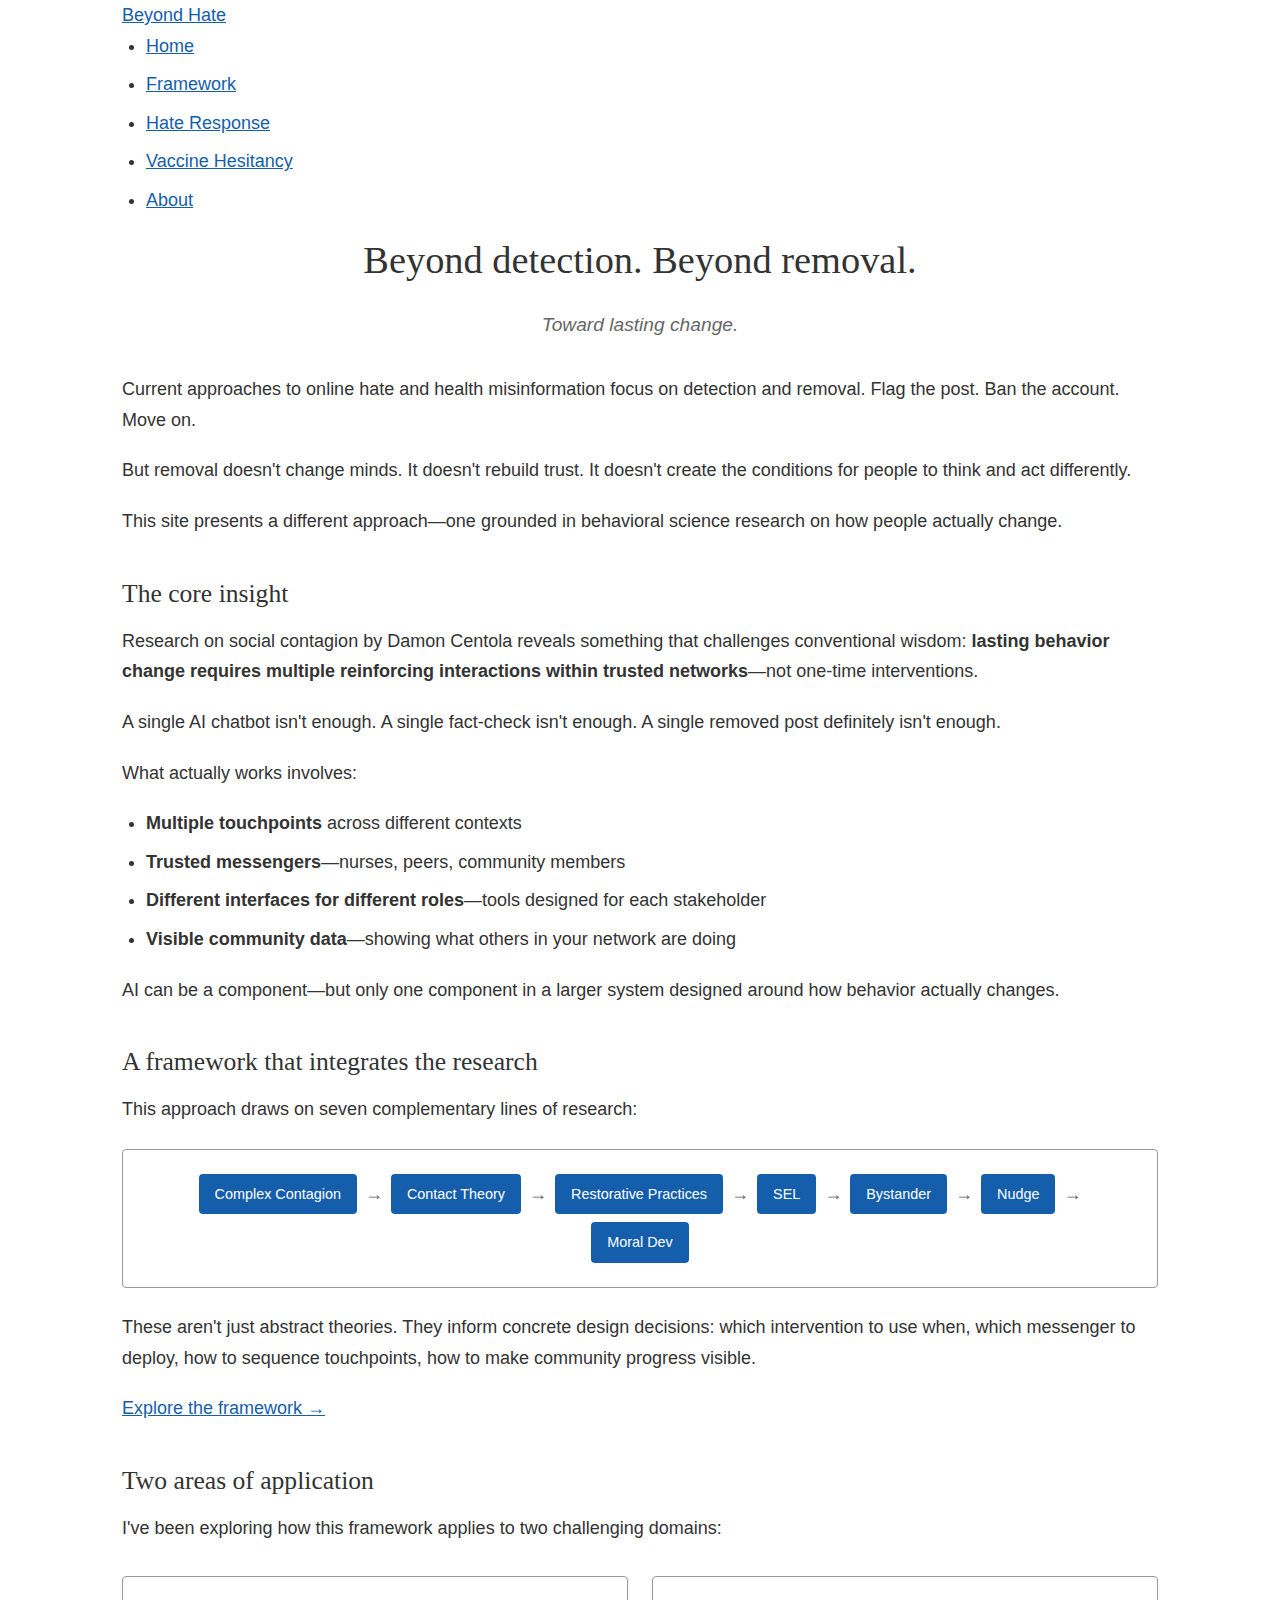
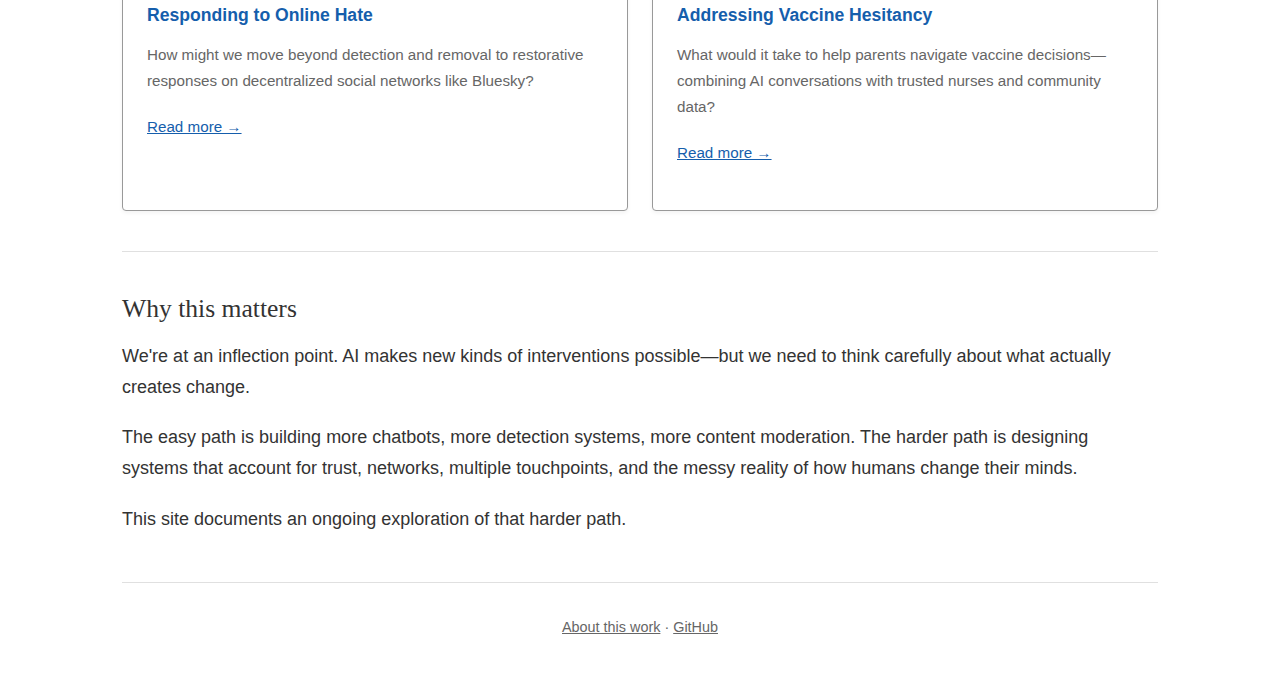
<file: index.html>
<!DOCTYPE html>
<html lang="en">
<head>
  <meta charset="UTF-8">
  <meta name="viewport" content="width=device-width, initial-scale=1.0">
  <title>Beyond Hate - Rethinking Behavior Change Online</title>
  <meta name="description" content="A behavioral science approach to addressing online hate and health misinformation. Beyond detection. Beyond removal. Toward lasting change.">
  <link rel="stylesheet" href="styles.css">
</head>
<body>
  <nav>
    <div class="container">
      <a href="/" class="site-name">Beyond Hate</a>
      <ul>
        <li><a href="/">Home</a></li>
        <li><a href="/framework/">Framework</a></li>
        <li><a href="/applications/hate-response.html">Hate Response</a></li>
        <li><a href="/applications/vaccine-hesitancy.html">Vaccine Hesitancy</a></li>
        <li><a href="/about.html">About</a></li>
      </ul>
    </div>
  </nav>

  <div class="container">
    <h1>Beyond detection. Beyond removal.</h1>
    <p class="subtitle">Toward lasting change.</p>

    <p>Current approaches to online hate and health misinformation focus on detection and removal. Flag the post. Ban the account. Move on.</p>

    <p>But removal doesn't change minds. It doesn't rebuild trust. It doesn't create the conditions for people to think and act differently.</p>

    <p>This site presents a different approach&mdash;one grounded in behavioral science research on how people actually change.</p>

    <h2>The core insight</h2>

    <p>Research on social contagion by Damon Centola reveals something that challenges conventional wisdom: <strong>lasting behavior change requires multiple reinforcing interactions within trusted networks</strong>&mdash;not one-time interventions.</p>

    <p>A single AI chatbot isn't enough. A single fact-check isn't enough. A single removed post definitely isn't enough.</p>

    <p>What actually works involves:</p>
    <ul>
      <li><strong>Multiple touchpoints</strong> across different contexts</li>
      <li><strong>Trusted messengers</strong>&mdash;nurses, peers, community members</li>
      <li><strong>Different interfaces for different roles</strong>&mdash;tools designed for each stakeholder</li>
      <li><strong>Visible community data</strong>&mdash;showing what others in your network are doing</li>
    </ul>

    <p>AI can be a component&mdash;but only one component in a larger system designed around how behavior actually changes.</p>

    <h2>A framework that integrates the research</h2>

    <p>This approach draws on seven complementary lines of research:</p>

    <div class="flow">
      <span class="flow-step">Complex Contagion</span>
      <span class="flow-arrow">&rarr;</span>
      <span class="flow-step">Contact Theory</span>
      <span class="flow-arrow">&rarr;</span>
      <span class="flow-step">Restorative Practices</span>
      <span class="flow-arrow">&rarr;</span>
      <span class="flow-step">SEL</span>
      <span class="flow-arrow">&rarr;</span>
      <span class="flow-step">Bystander</span>
      <span class="flow-arrow">&rarr;</span>
      <span class="flow-step">Nudge</span>
      <span class="flow-arrow">&rarr;</span>
      <span class="flow-step">Moral Dev</span>
    </div>

    <p>These aren't just abstract theories. They inform concrete design decisions: which intervention to use when, which messenger to deploy, how to sequence touchpoints, how to make community progress visible.</p>

    <p><a href="/framework/">Explore the framework &rarr;</a></p>

    <h2>Two areas of application</h2>

    <p>I've been exploring how this framework applies to two challenging domains:</p>

    <div class="cards">
      <div class="card">
        <h3>Responding to Online Hate</h3>
        <p>How might we move beyond detection and removal to restorative responses on decentralized social networks like Bluesky?</p>
        <p><a href="/applications/hate-response.html">Read more &rarr;</a></p>
      </div>
      <div class="card">
        <h3>Addressing Vaccine Hesitancy</h3>
        <p>What would it take to help parents navigate vaccine decisions&mdash;combining AI conversations with trusted nurses and community data?</p>
        <p><a href="/applications/vaccine-hesitancy.html">Read more &rarr;</a></p>
      </div>
    </div>

    <hr>

    <h2>Why this matters</h2>

    <p>We're at an inflection point. AI makes new kinds of interventions possible&mdash;but we need to think carefully about what actually creates change.</p>

    <p>The easy path is building more chatbots, more detection systems, more content moderation. The harder path is designing systems that account for trust, networks, multiple touchpoints, and the messy reality of how humans change their minds.</p>

    <p>This site documents an ongoing exploration of that harder path.</p>

    <footer>
      <p><a href="/about.html">About this work</a> &middot; <a href="https://github.com/mknapp-sdoh/beyondhate-site">GitHub</a></p>
    </footer>
  </div>
</body>
</html>
</file>
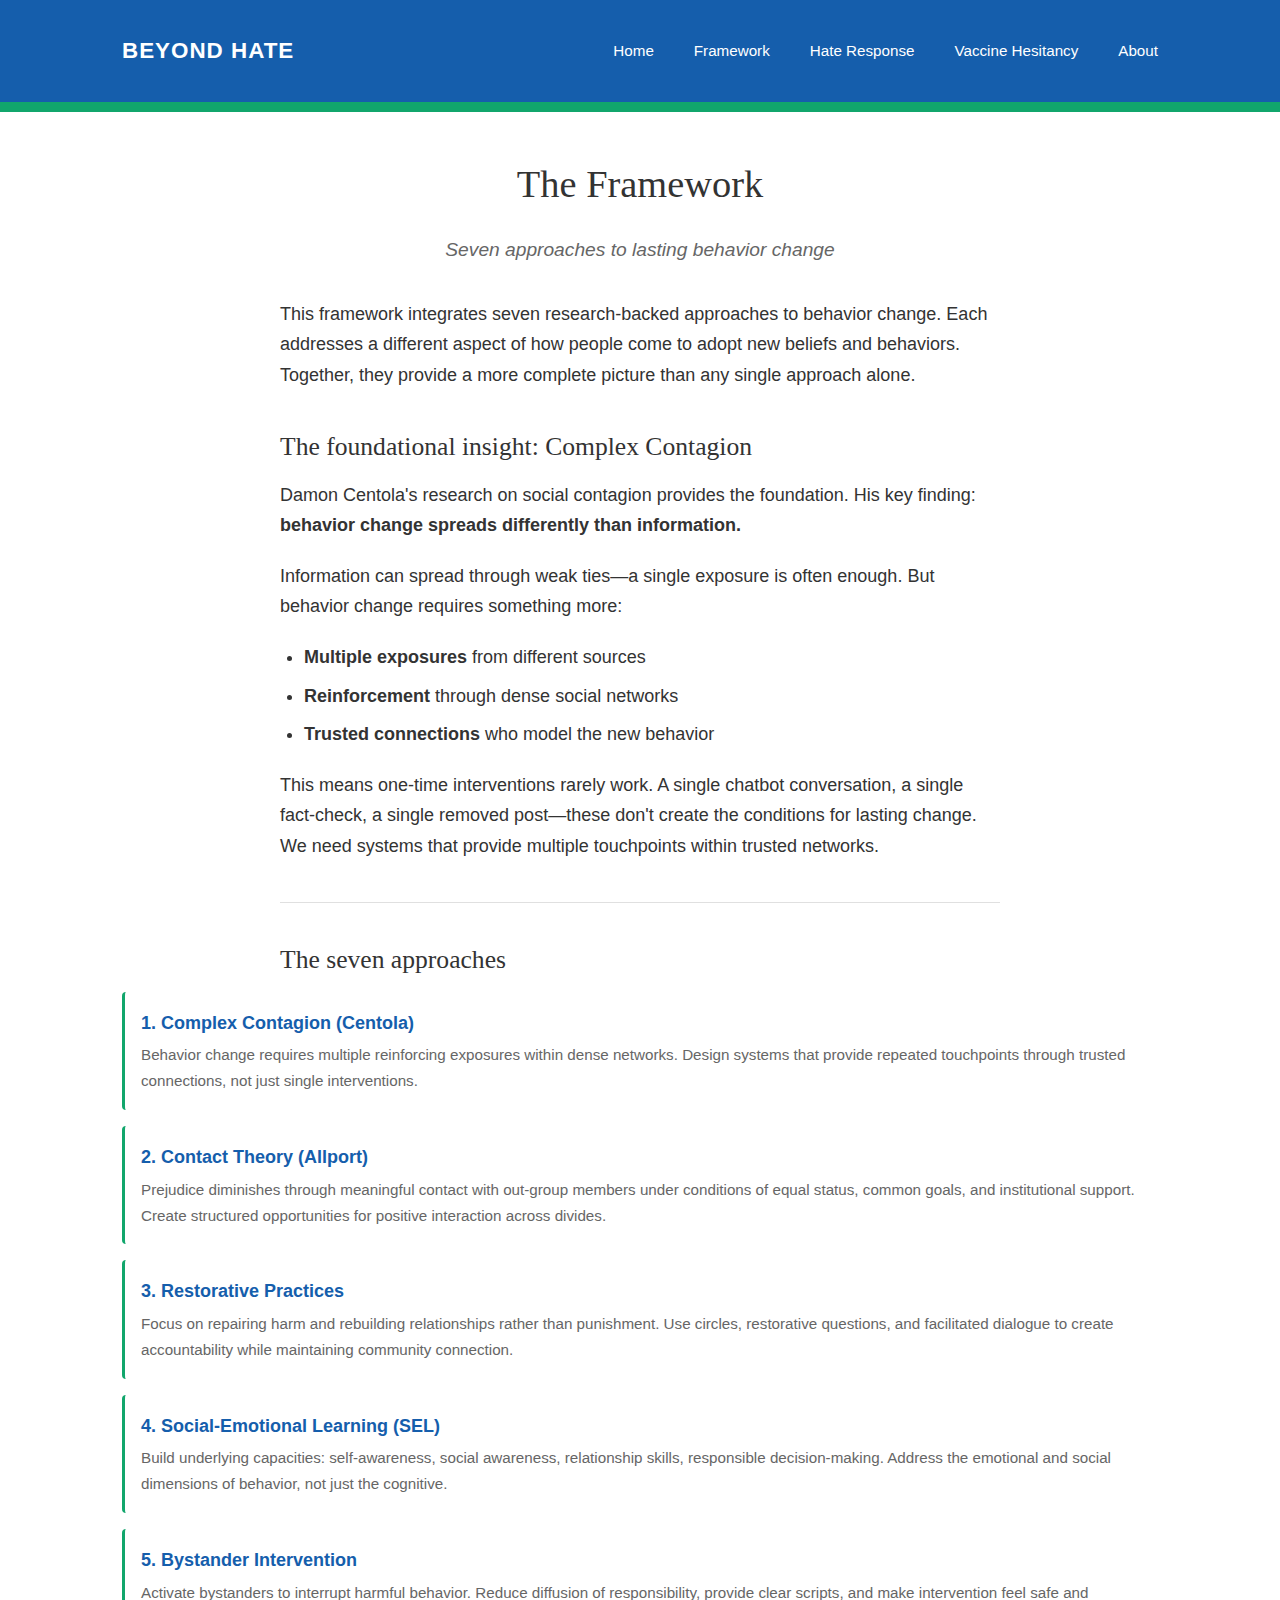
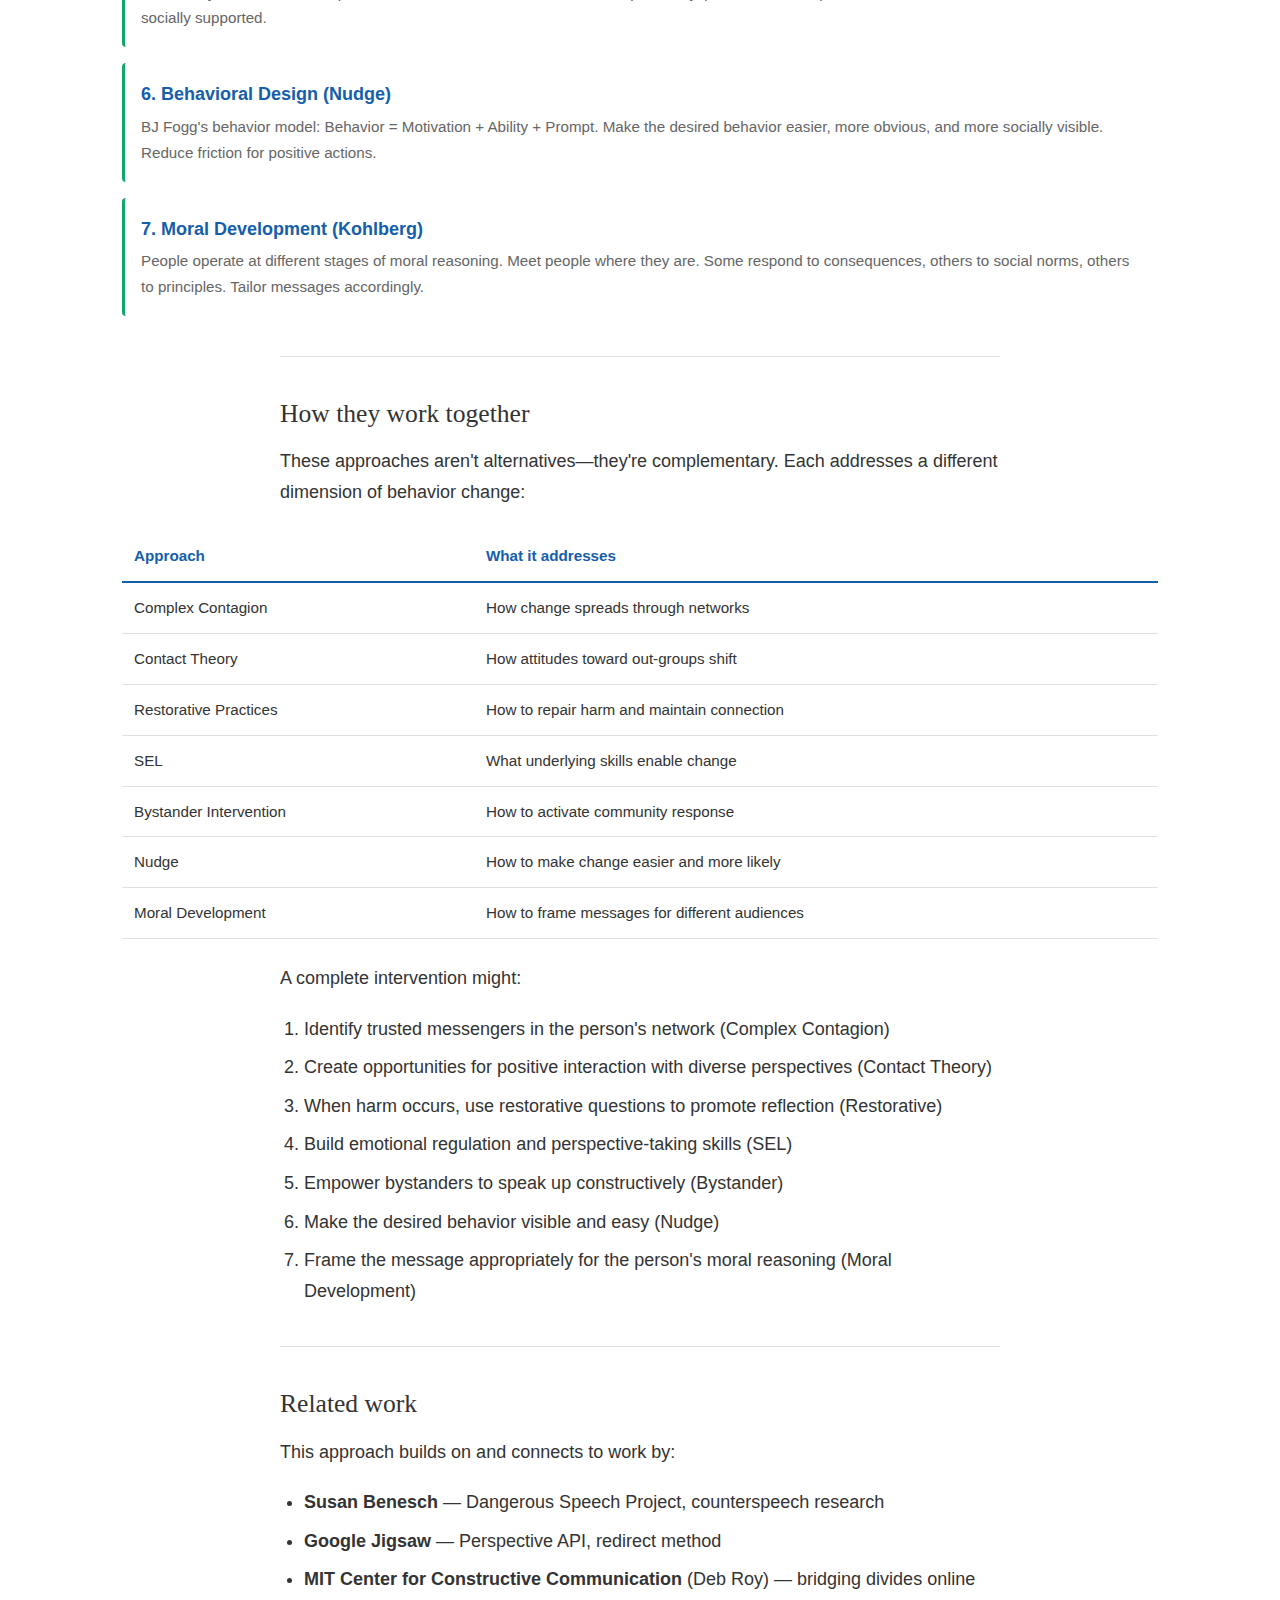
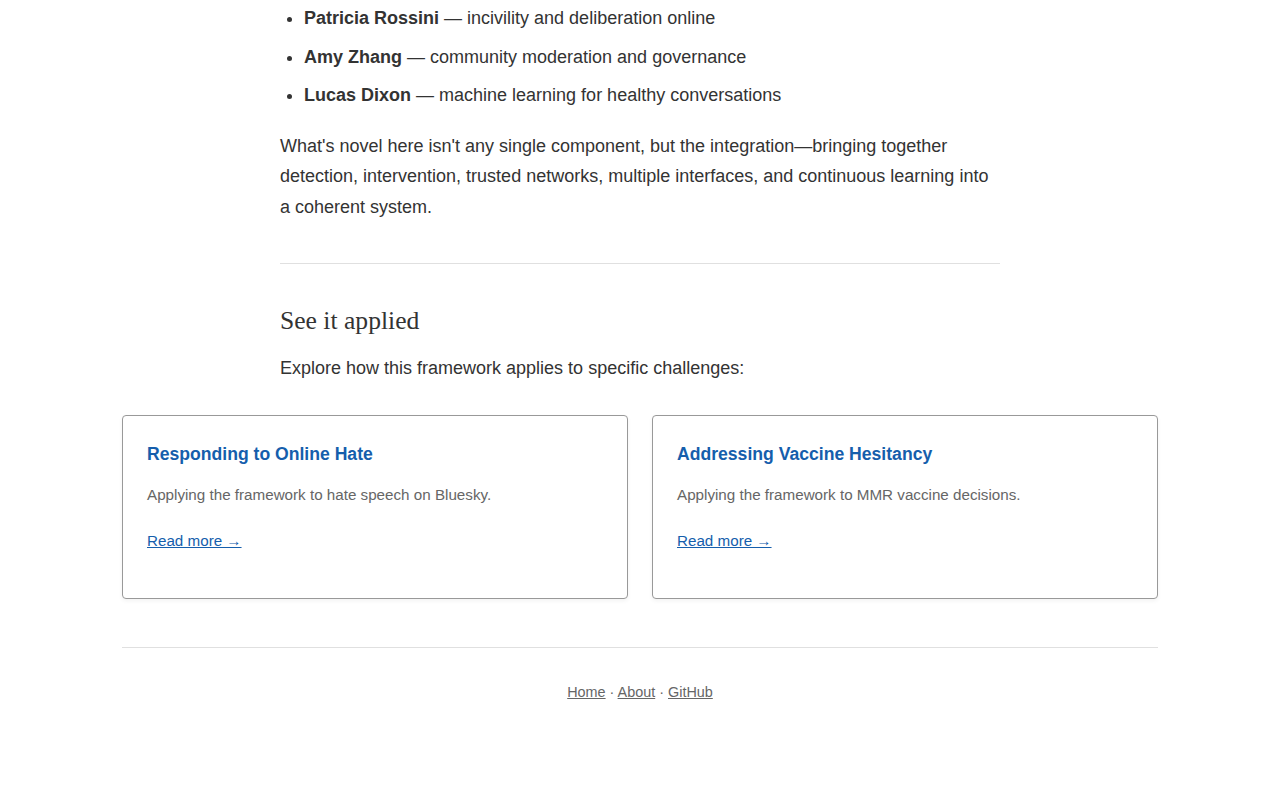
<file: framework/index.html>
<!DOCTYPE html>
<html lang="en">
<head>
  <meta charset="UTF-8">
  <meta name="viewport" content="width=device-width, initial-scale=1.0">
  <title>The Framework - Beyond Hate</title>
  <meta name="description" content="Seven behavioral science approaches integrated into a framework for lasting behavior change.">
  <link rel="stylesheet" href="../styles.css">
</head>
<body>
  <script src="/components/header.js"></script>

  <main>
    <div class="container">
      <h1>The Framework</h1>
      <p class="subtitle">Seven approaches to lasting behavior change</p>

      <div class="content">
        <p>This framework integrates seven research-backed approaches to behavior change. Each addresses a different aspect of how people come to adopt new beliefs and behaviors. Together, they provide a more complete picture than any single approach alone.</p>

        <h2>The foundational insight: Complex Contagion</h2>

        <p>Damon Centola's research on social contagion provides the foundation. His key finding: <strong>behavior change spreads differently than information.</strong></p>

        <p>Information can spread through weak ties&mdash;a single exposure is often enough. But behavior change requires something more:</p>

        <ul>
          <li><strong>Multiple exposures</strong> from different sources</li>
          <li><strong>Reinforcement</strong> through dense social networks</li>
          <li><strong>Trusted connections</strong> who model the new behavior</li>
        </ul>

        <p>This means one-time interventions rarely work. A single chatbot conversation, a single fact-check, a single removed post&mdash;these don't create the conditions for lasting change. We need systems that provide multiple touchpoints within trusted networks.</p>

        <hr>

        <h2>The seven approaches</h2>
      </div>

      <ul class="theory-list">
        <li>
          <div class="theory-name">1. Complex Contagion (Centola)</div>
          <div class="theory-desc">Behavior change requires multiple reinforcing exposures within dense networks. Design systems that provide repeated touchpoints through trusted connections, not just single interventions.</div>
        </li>
        <li>
          <div class="theory-name">2. Contact Theory (Allport)</div>
          <div class="theory-desc">Prejudice diminishes through meaningful contact with out-group members under conditions of equal status, common goals, and institutional support. Create structured opportunities for positive interaction across divides.</div>
        </li>
        <li>
          <div class="theory-name">3. Restorative Practices</div>
          <div class="theory-desc">Focus on repairing harm and rebuilding relationships rather than punishment. Use circles, restorative questions, and facilitated dialogue to create accountability while maintaining community connection.</div>
        </li>
        <li>
          <div class="theory-name">4. Social-Emotional Learning (SEL)</div>
          <div class="theory-desc">Build underlying capacities: self-awareness, social awareness, relationship skills, responsible decision-making. Address the emotional and social dimensions of behavior, not just the cognitive.</div>
        </li>
        <li>
          <div class="theory-name">5. Bystander Intervention</div>
          <div class="theory-desc">Activate bystanders to interrupt harmful behavior. Reduce diffusion of responsibility, provide clear scripts, and make intervention feel safe and socially supported.</div>
        </li>
        <li>
          <div class="theory-name">6. Behavioral Design (Nudge)</div>
          <div class="theory-desc">BJ Fogg's behavior model: Behavior = Motivation + Ability + Prompt. Make the desired behavior easier, more obvious, and more socially visible. Reduce friction for positive actions.</div>
        </li>
        <li>
          <div class="theory-name">7. Moral Development (Kohlberg)</div>
          <div class="theory-desc">People operate at different stages of moral reasoning. Meet people where they are. Some respond to consequences, others to social norms, others to principles. Tailor messages accordingly.</div>
        </li>
      </ul>

      <div class="content">
        <hr>

        <h2>How they work together</h2>

        <p>These approaches aren't alternatives&mdash;they're complementary. Each addresses a different dimension of behavior change:</p>
      </div>

      <table>
        <tr>
          <th>Approach</th>
          <th>What it addresses</th>
        </tr>
        <tr>
          <td>Complex Contagion</td>
          <td>How change spreads through networks</td>
        </tr>
        <tr>
          <td>Contact Theory</td>
          <td>How attitudes toward out-groups shift</td>
        </tr>
        <tr>
          <td>Restorative Practices</td>
          <td>How to repair harm and maintain connection</td>
        </tr>
        <tr>
          <td>SEL</td>
          <td>What underlying skills enable change</td>
        </tr>
        <tr>
          <td>Bystander Intervention</td>
          <td>How to activate community response</td>
        </tr>
        <tr>
          <td>Nudge</td>
          <td>How to make change easier and more likely</td>
        </tr>
        <tr>
          <td>Moral Development</td>
          <td>How to frame messages for different audiences</td>
        </tr>
      </table>

      <div class="content">
        <p>A complete intervention might:</p>
        <ol>
          <li>Identify trusted messengers in the person's network (Complex Contagion)</li>
          <li>Create opportunities for positive interaction with diverse perspectives (Contact Theory)</li>
          <li>When harm occurs, use restorative questions to promote reflection (Restorative)</li>
          <li>Build emotional regulation and perspective-taking skills (SEL)</li>
          <li>Empower bystanders to speak up constructively (Bystander)</li>
          <li>Make the desired behavior visible and easy (Nudge)</li>
          <li>Frame the message appropriately for the person's moral reasoning (Moral Development)</li>
        </ol>

        <hr>

        <h2>Related work</h2>

        <p>This approach builds on and connects to work by:</p>

        <ul>
          <li><strong>Susan Benesch</strong> &mdash; Dangerous Speech Project, counterspeech research</li>
          <li><strong>Google Jigsaw</strong> &mdash; Perspective API, redirect method</li>
          <li><strong>MIT Center for Constructive Communication</strong> (Deb Roy) &mdash; bridging divides online</li>
          <li><strong>Patricia Rossini</strong> &mdash; incivility and deliberation online</li>
          <li><strong>Amy Zhang</strong> &mdash; community moderation and governance</li>
          <li><strong>Lucas Dixon</strong> &mdash; machine learning for healthy conversations</li>
        </ul>

        <p>What's novel here isn't any single component, but the integration&mdash;bringing together detection, intervention, trusted networks, multiple interfaces, and continuous learning into a coherent system.</p>

        <hr>

        <h2>See it applied</h2>

        <p>Explore how this framework applies to specific challenges:</p>
      </div>

      <div class="cards">
        <div class="card">
          <h3>Responding to Online Hate</h3>
          <p>Applying the framework to hate speech on Bluesky.</p>
          <p><a href="/applications/hate-response.html">Read more &rarr;</a></p>
        </div>
        <div class="card">
          <h3>Addressing Vaccine Hesitancy</h3>
          <p>Applying the framework to MMR vaccine decisions.</p>
          <p><a href="/applications/vaccine-hesitancy.html">Read more &rarr;</a></p>
        </div>
      </div>

      <footer>
        <p><a href="/">Home</a> &middot; <a href="/about.html">About</a> &middot; <a href="https://github.com/mknapp-sdoh/beyondhate-site">GitHub</a></p>
      </footer>
    </div>
  </main>
</body>
</html>
</file>
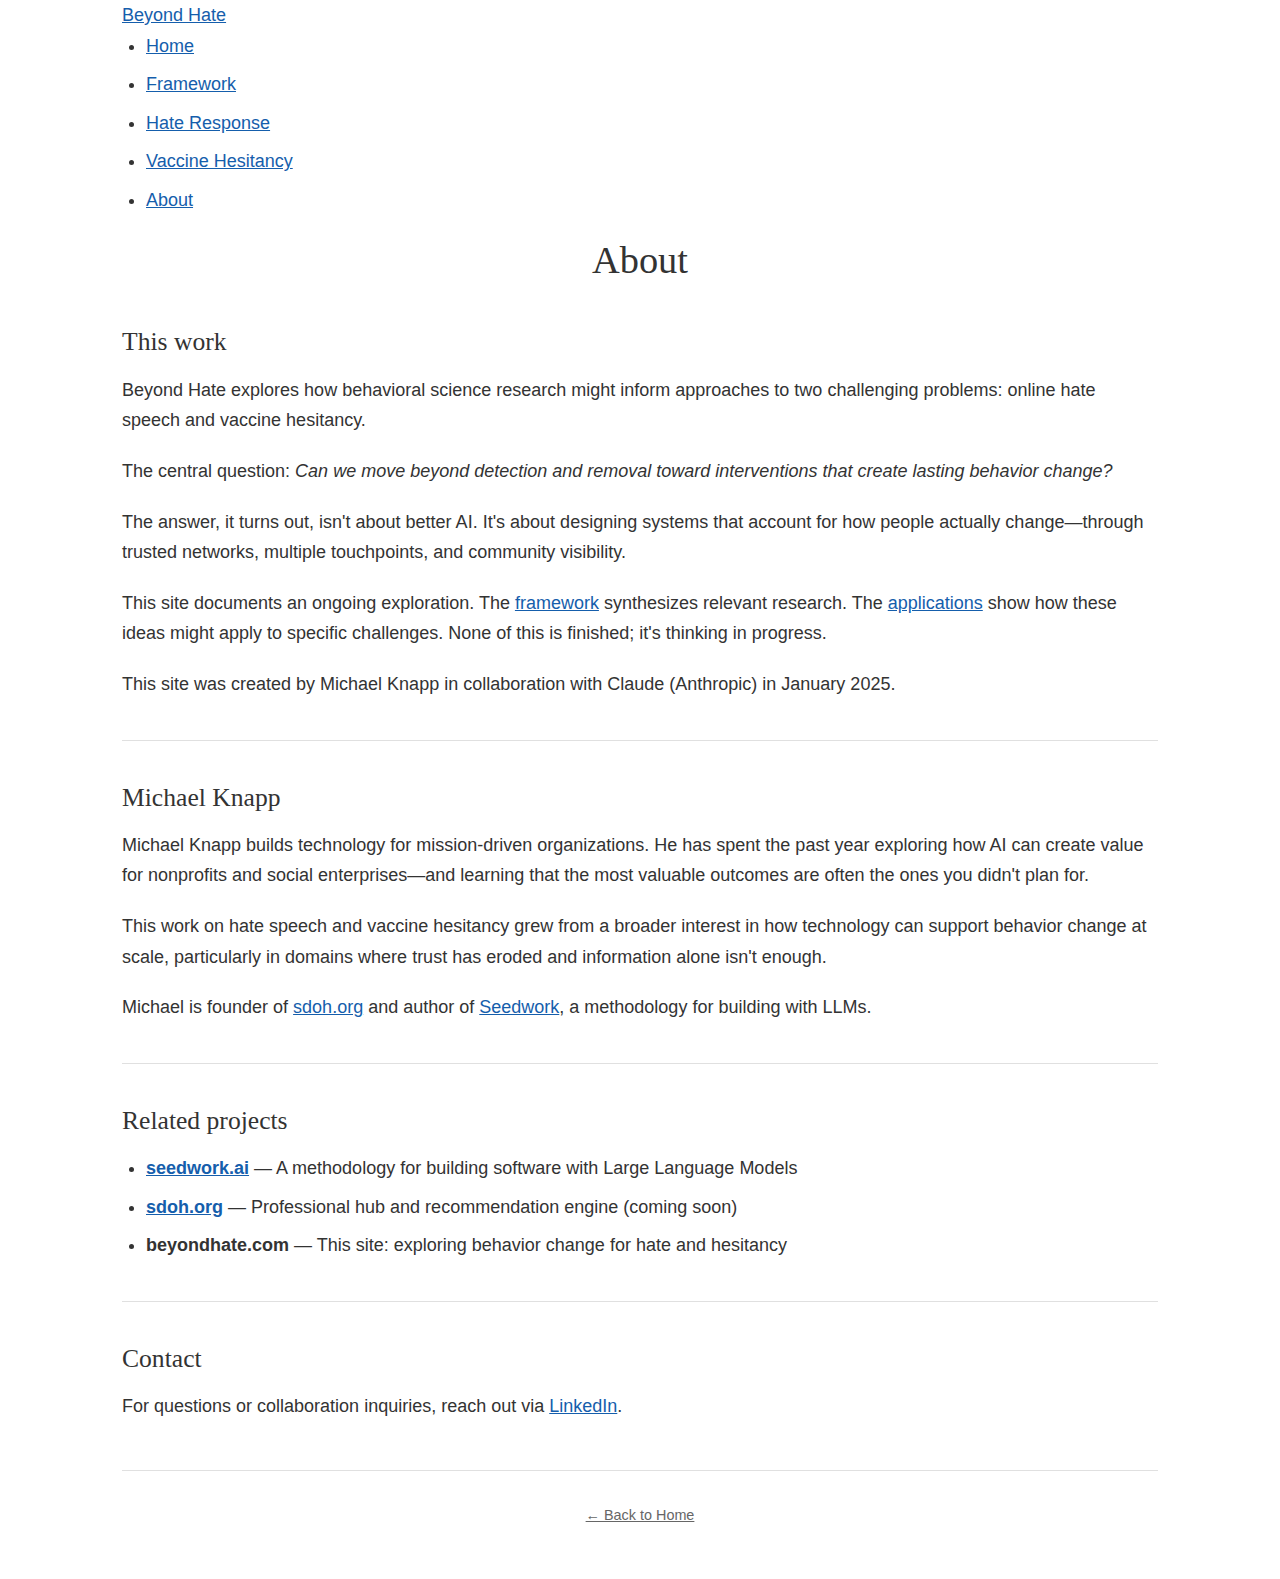
<file: about.html>
<!DOCTYPE html>
<html lang="en">
<head>
  <meta charset="UTF-8">
  <meta name="viewport" content="width=device-width, initial-scale=1.0">
  <title>About - Beyond Hate</title>
  <meta name="description" content="About Beyond Hate and Michael Knapp.">
  <link rel="stylesheet" href="styles.css">
</head>
<body>
  <nav>
    <div class="container">
      <a href="/" class="site-name">Beyond Hate</a>
      <ul>
        <li><a href="/">Home</a></li>
        <li><a href="/framework/">Framework</a></li>
        <li><a href="/applications/hate-response.html">Hate Response</a></li>
        <li><a href="/applications/vaccine-hesitancy.html">Vaccine Hesitancy</a></li>
        <li><a href="/about.html">About</a></li>
      </ul>
    </div>
  </nav>

  <div class="container">
    <h1>About</h1>

    <h2>This work</h2>

    <p>Beyond Hate explores how behavioral science research might inform approaches to two challenging problems: online hate speech and vaccine hesitancy.</p>

    <p>The central question: <em>Can we move beyond detection and removal toward interventions that create lasting behavior change?</em></p>

    <p>The answer, it turns out, isn't about better AI. It's about designing systems that account for how people actually change&mdash;through trusted networks, multiple touchpoints, and community visibility.</p>

    <p>This site documents an ongoing exploration. The <a href="/framework/">framework</a> synthesizes relevant research. The <a href="/applications/hate-response.html">applications</a> show how these ideas might apply to specific challenges. None of this is finished; it's thinking in progress.</p>

    <p>This site was created by Michael Knapp in collaboration with Claude (Anthropic) in January 2025.</p>

    <hr>

    <h2>Michael Knapp</h2>

    <p>Michael Knapp builds technology for mission-driven organizations. He has spent the past year exploring how AI can create value for nonprofits and social enterprises&mdash;and learning that the most valuable outcomes are often the ones you didn't plan for.</p>

    <p>This work on hate speech and vaccine hesitancy grew from a broader interest in how technology can support behavior change at scale, particularly in domains where trust has eroded and information alone isn't enough.</p>

    <p>Michael is founder of <a href="https://sdoh.org">sdoh.org</a> and author of <a href="https://seedwork.ai">Seedwork</a>, a methodology for building with LLMs.</p>

    <hr>

    <h2>Related projects</h2>

    <ul>
      <li><strong><a href="https://seedwork.ai">seedwork.ai</a></strong> &mdash; A methodology for building software with Large Language Models</li>
      <li><strong><a href="https://sdoh.org">sdoh.org</a></strong> &mdash; Professional hub and recommendation engine (coming soon)</li>
      <li><strong>beyondhate.com</strong> &mdash; This site: exploring behavior change for hate and hesitancy</li>
    </ul>

    <hr>

    <h2>Contact</h2>

    <p>For questions or collaboration inquiries, reach out via <a href="https://www.linkedin.com/in/michael-knapp1/">LinkedIn</a>.</p>

    <footer>
      <p><a href="/">&larr; Back to Home</a></p>
    </footer>
  </div>
</body>
</html>
</file>
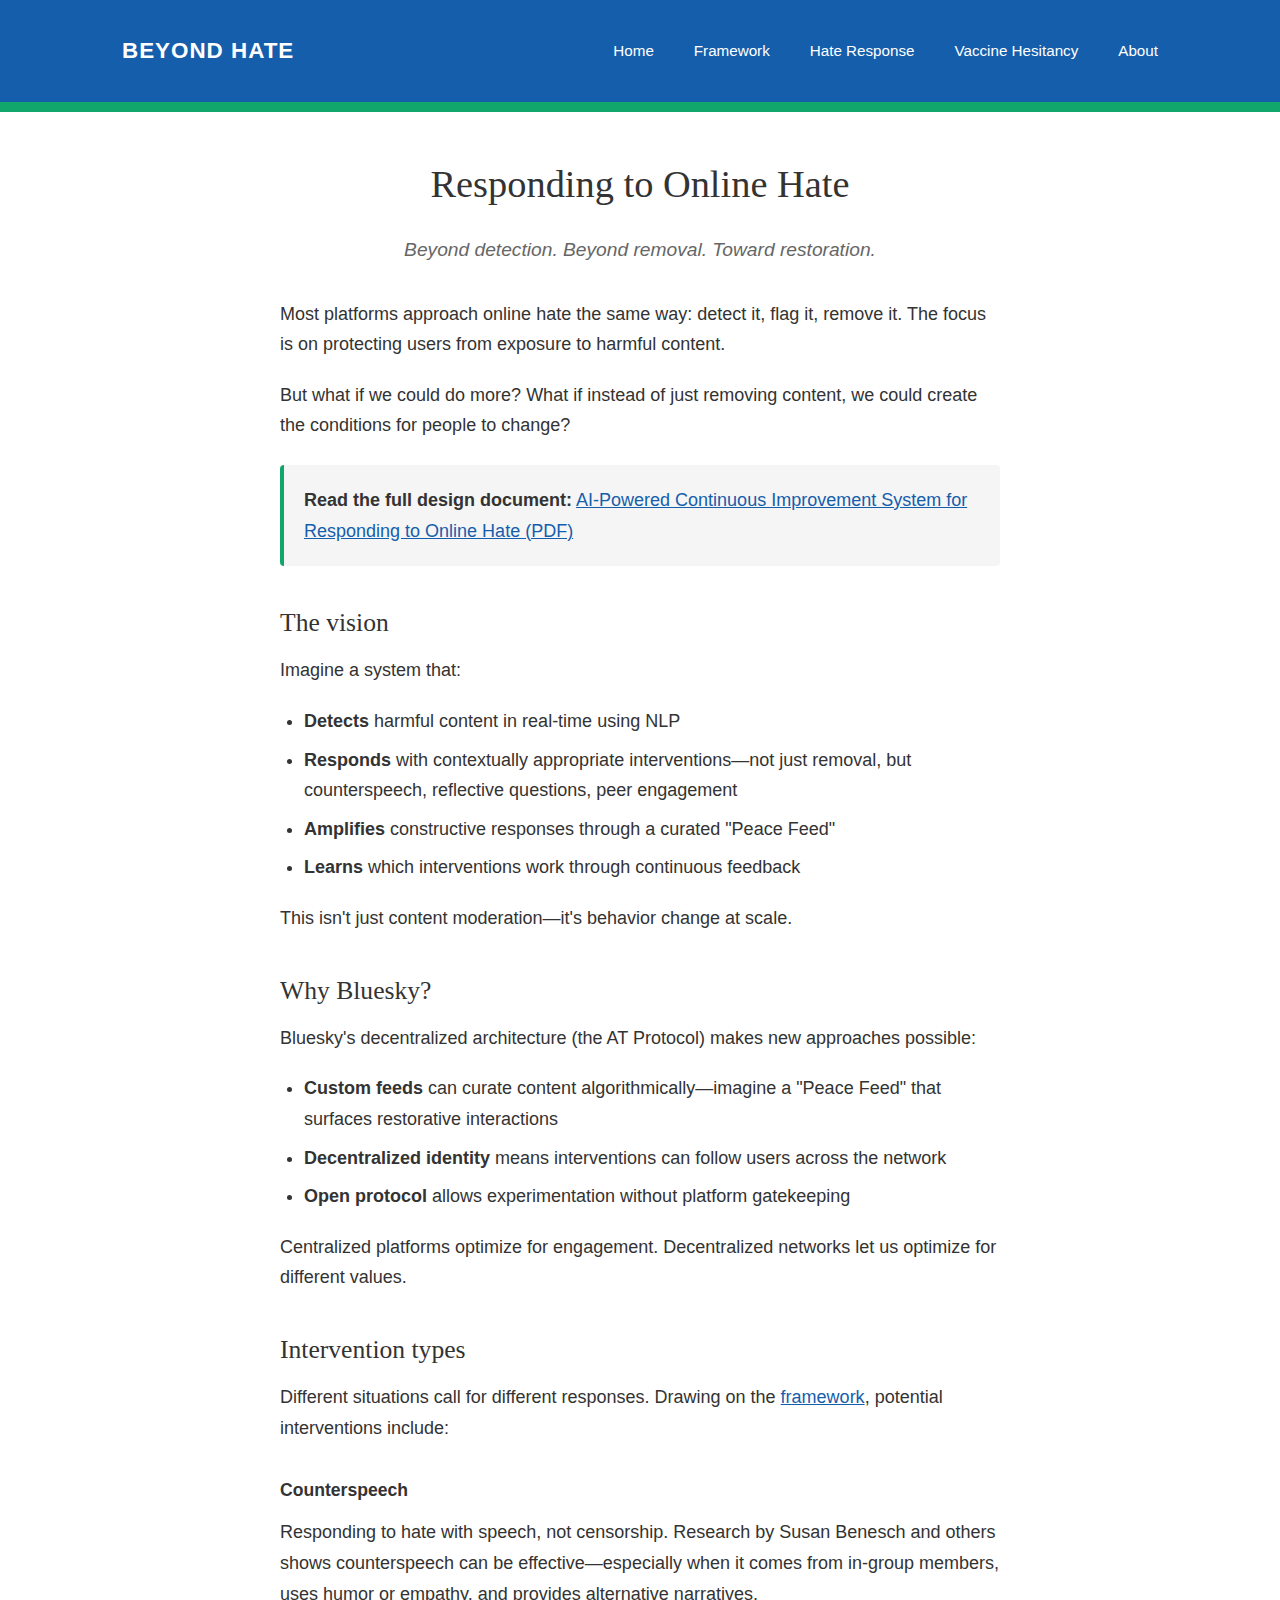
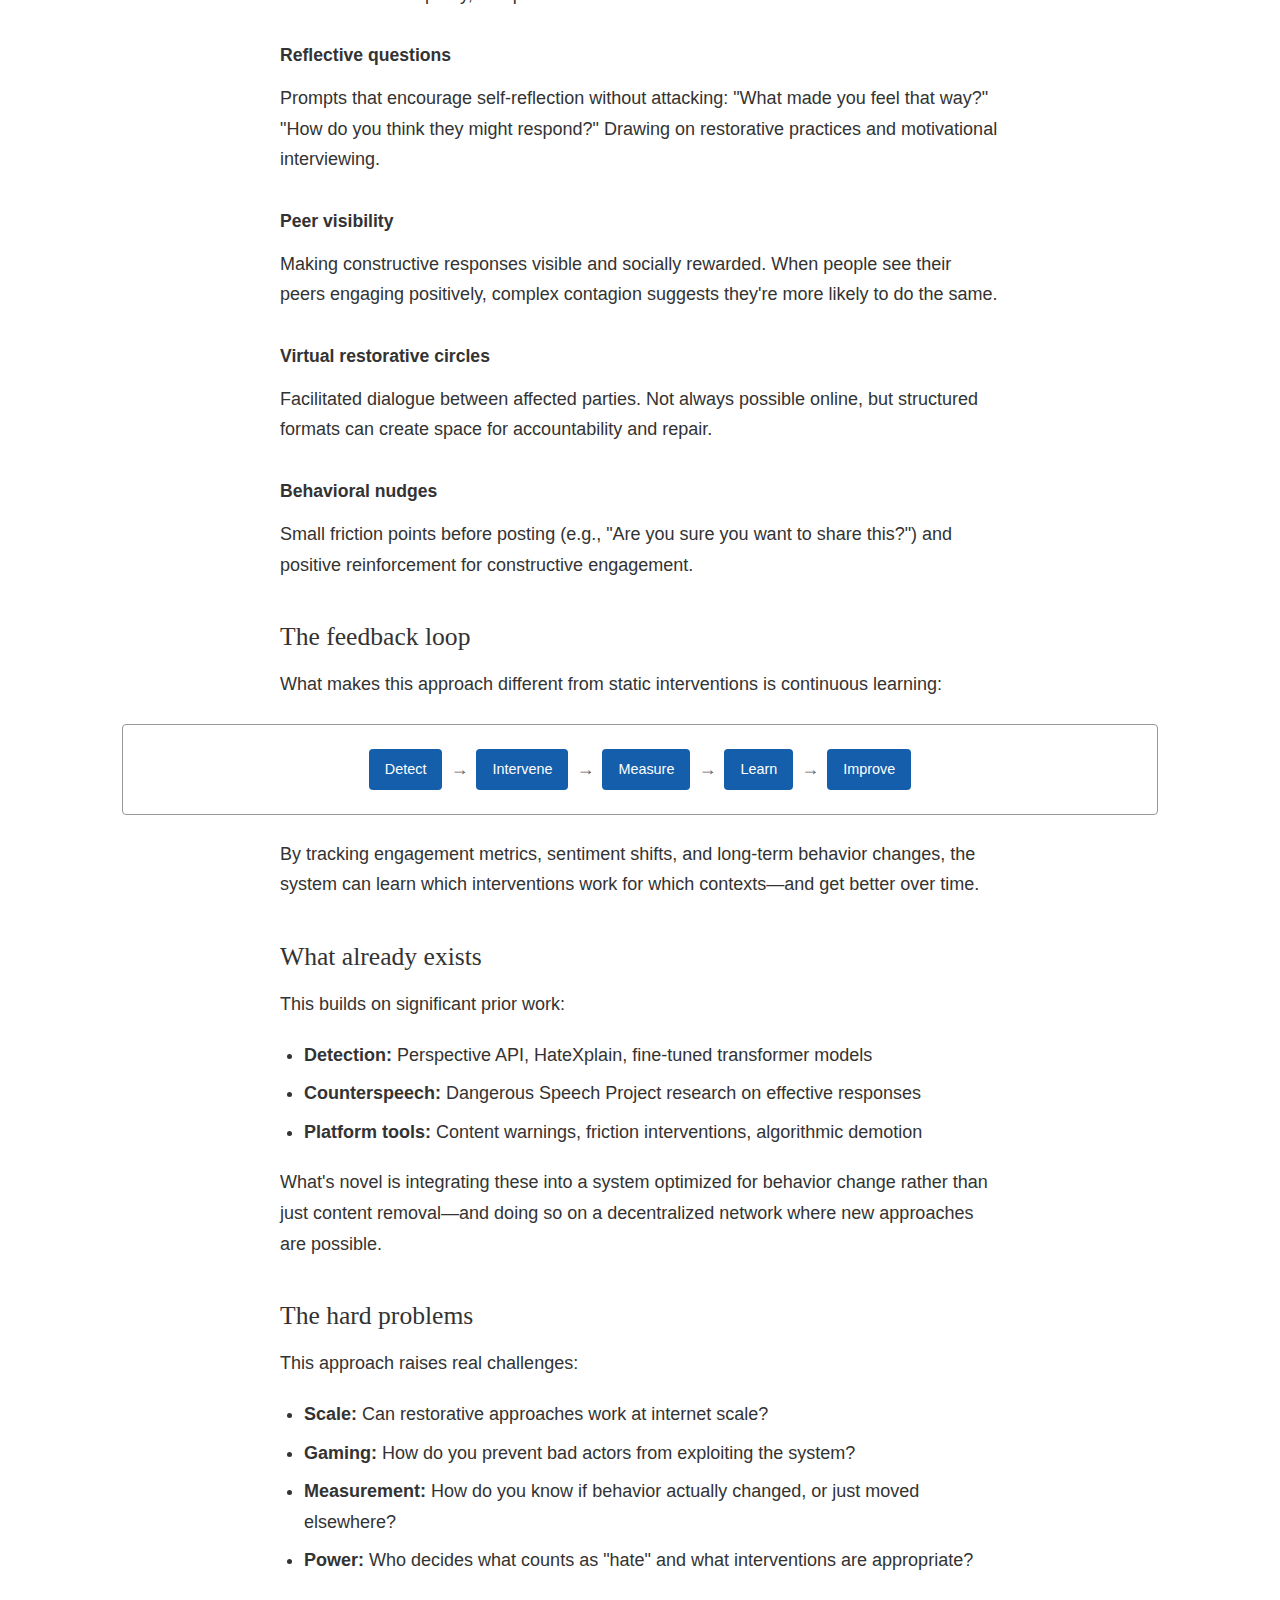
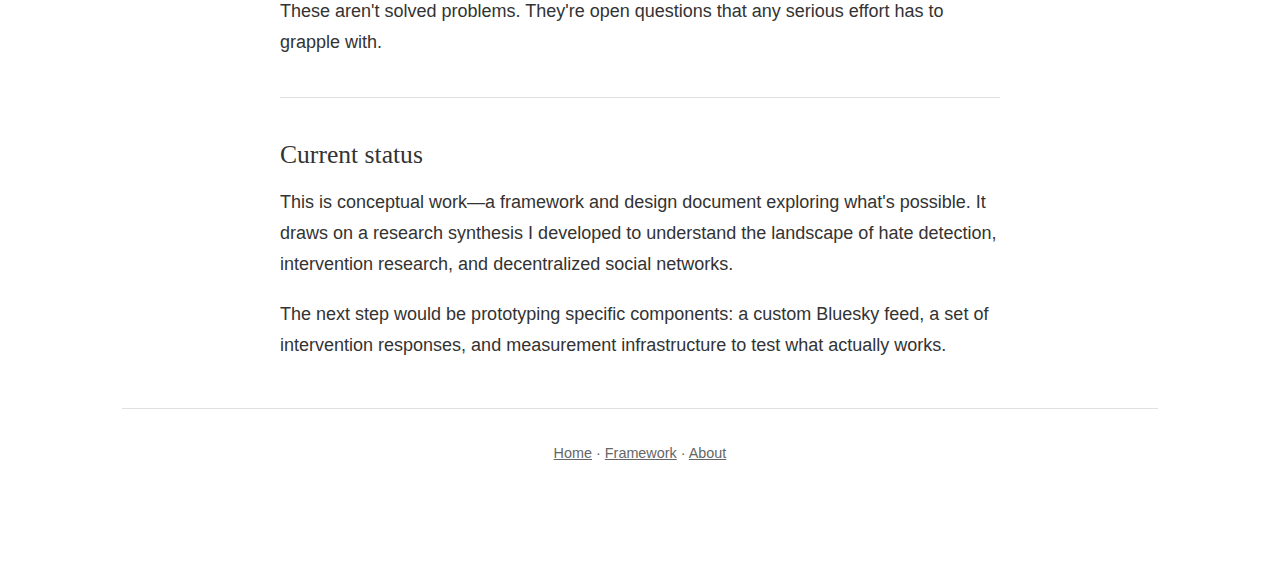
<file: applications/hate-response.html>
<!DOCTYPE html>
<html lang="en">
<head>
  <meta charset="UTF-8">
  <meta name="viewport" content="width=device-width, initial-scale=1.0">
  <title>Responding to Online Hate - Beyond Hate</title>
  <meta name="description" content="A framework for moving beyond detection and removal to restorative responses to online hate on decentralized networks like Bluesky.">
  <link rel="stylesheet" href="../styles.css">
</head>
<body>
  <script src="/components/header.js"></script>

  <main>
    <div class="container">
      <h1>Responding to Online Hate</h1>
      <p class="subtitle">Beyond detection. Beyond removal. Toward restoration.</p>

      <div class="content">
        <p>Most platforms approach online hate the same way: detect it, flag it, remove it. The focus is on protecting users from exposure to harmful content.</p>

        <p>But what if we could do more? What if instead of just removing content, we could create the conditions for people to change?</p>

        <div class="contrast">
          <p><strong>Read the full design document:</strong> <a href="/papers/hate-response-system.pdf">AI-Powered Continuous Improvement System for Responding to Online Hate (PDF)</a></p>
        </div>

        <h2>The vision</h2>

        <p>Imagine a system that:</p>

        <ul>
          <li><strong>Detects</strong> harmful content in real-time using NLP</li>
          <li><strong>Responds</strong> with contextually appropriate interventions&mdash;not just removal, but counterspeech, reflective questions, peer engagement</li>
          <li><strong>Amplifies</strong> constructive responses through a curated "Peace Feed"</li>
          <li><strong>Learns</strong> which interventions work through continuous feedback</li>
        </ul>

        <p>This isn't just content moderation&mdash;it's behavior change at scale.</p>

        <h2>Why Bluesky?</h2>

        <p>Bluesky's decentralized architecture (the AT Protocol) makes new approaches possible:</p>

        <ul>
          <li><strong>Custom feeds</strong> can curate content algorithmically&mdash;imagine a "Peace Feed" that surfaces restorative interactions</li>
          <li><strong>Decentralized identity</strong> means interventions can follow users across the network</li>
          <li><strong>Open protocol</strong> allows experimentation without platform gatekeeping</li>
        </ul>

        <p>Centralized platforms optimize for engagement. Decentralized networks let us optimize for different values.</p>

        <h2>Intervention types</h2>

        <p>Different situations call for different responses. Drawing on the <a href="/framework/">framework</a>, potential interventions include:</p>

        <h3>Counterspeech</h3>
        <p>Responding to hate with speech, not censorship. Research by Susan Benesch and others shows counterspeech can be effective&mdash;especially when it comes from in-group members, uses humor or empathy, and provides alternative narratives.</p>

        <h3>Reflective questions</h3>
        <p>Prompts that encourage self-reflection without attacking: "What made you feel that way?" "How do you think they might respond?" Drawing on restorative practices and motivational interviewing.</p>

        <h3>Peer visibility</h3>
        <p>Making constructive responses visible and socially rewarded. When people see their peers engaging positively, complex contagion suggests they're more likely to do the same.</p>

        <h3>Virtual restorative circles</h3>
        <p>Facilitated dialogue between affected parties. Not always possible online, but structured formats can create space for accountability and repair.</p>

        <h3>Behavioral nudges</h3>
        <p>Small friction points before posting (e.g., "Are you sure you want to share this?") and positive reinforcement for constructive engagement.</p>

        <h2>The feedback loop</h2>

        <p>What makes this approach different from static interventions is continuous learning:</p>
      </div>

      <div class="flow">
        <span class="flow-step">Detect</span>
        <span class="flow-arrow">&rarr;</span>
        <span class="flow-step">Intervene</span>
        <span class="flow-arrow">&rarr;</span>
        <span class="flow-step">Measure</span>
        <span class="flow-arrow">&rarr;</span>
        <span class="flow-step">Learn</span>
        <span class="flow-arrow">&rarr;</span>
        <span class="flow-step">Improve</span>
      </div>

      <div class="content">
        <p>By tracking engagement metrics, sentiment shifts, and long-term behavior changes, the system can learn which interventions work for which contexts&mdash;and get better over time.</p>

        <h2>What already exists</h2>

        <p>This builds on significant prior work:</p>

        <ul>
          <li><strong>Detection:</strong> Perspective API, HateXplain, fine-tuned transformer models</li>
          <li><strong>Counterspeech:</strong> Dangerous Speech Project research on effective responses</li>
          <li><strong>Platform tools:</strong> Content warnings, friction interventions, algorithmic demotion</li>
        </ul>

        <p>What's novel is integrating these into a system optimized for behavior change rather than just content removal&mdash;and doing so on a decentralized network where new approaches are possible.</p>

        <h2>The hard problems</h2>

        <p>This approach raises real challenges:</p>

        <ul>
          <li><strong>Scale:</strong> Can restorative approaches work at internet scale?</li>
          <li><strong>Gaming:</strong> How do you prevent bad actors from exploiting the system?</li>
          <li><strong>Measurement:</strong> How do you know if behavior actually changed, or just moved elsewhere?</li>
          <li><strong>Power:</strong> Who decides what counts as "hate" and what interventions are appropriate?</li>
        </ul>

        <p>These aren't solved problems. They're open questions that any serious effort has to grapple with.</p>

        <hr>

        <h2>Current status</h2>

        <p>This is conceptual work&mdash;a framework and design document exploring what's possible. It draws on a research synthesis I developed to understand the landscape of hate detection, intervention research, and decentralized social networks.</p>

        <p>The next step would be prototyping specific components: a custom Bluesky feed, a set of intervention responses, and measurement infrastructure to test what actually works.</p>
      </div>

      <footer>
        <p><a href="/">Home</a> &middot; <a href="/framework/">Framework</a> &middot; <a href="/about.html">About</a></p>
      </footer>
    </div>
  </main>
</body>
</html>
</file>
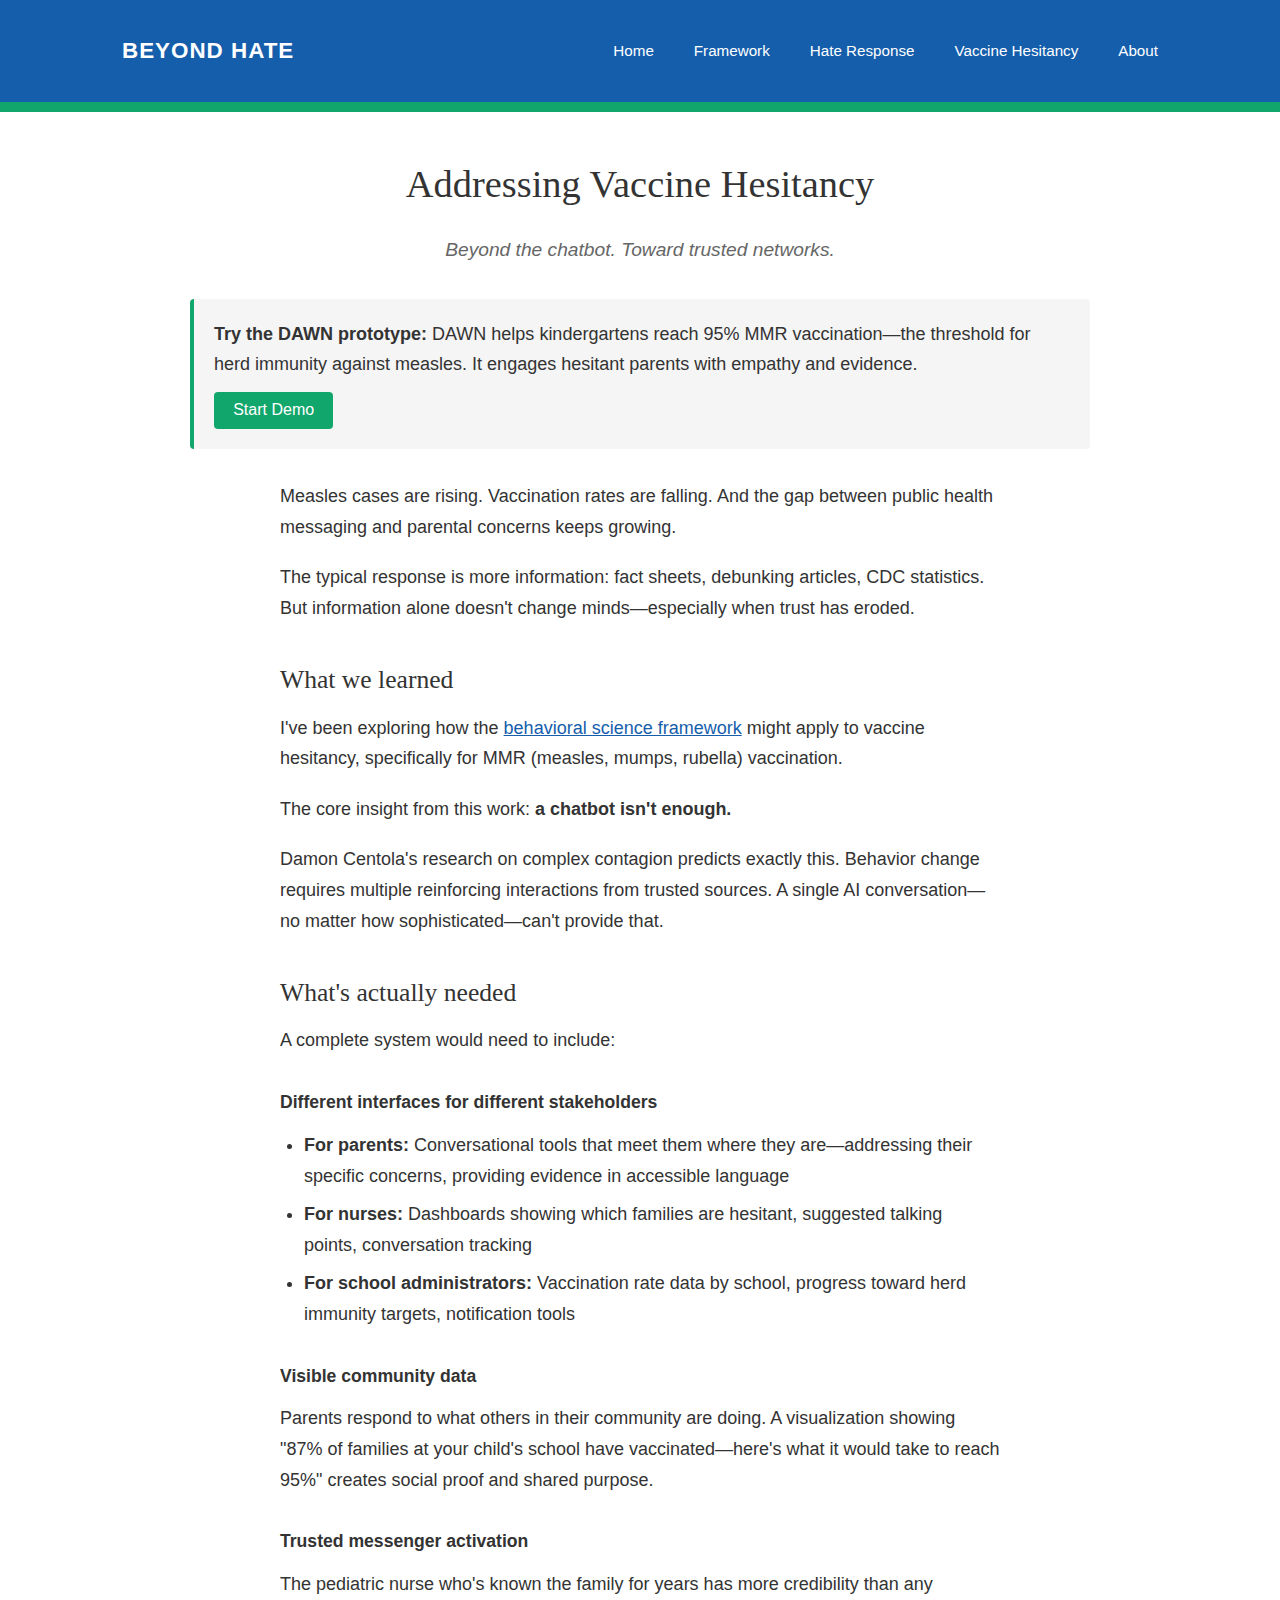
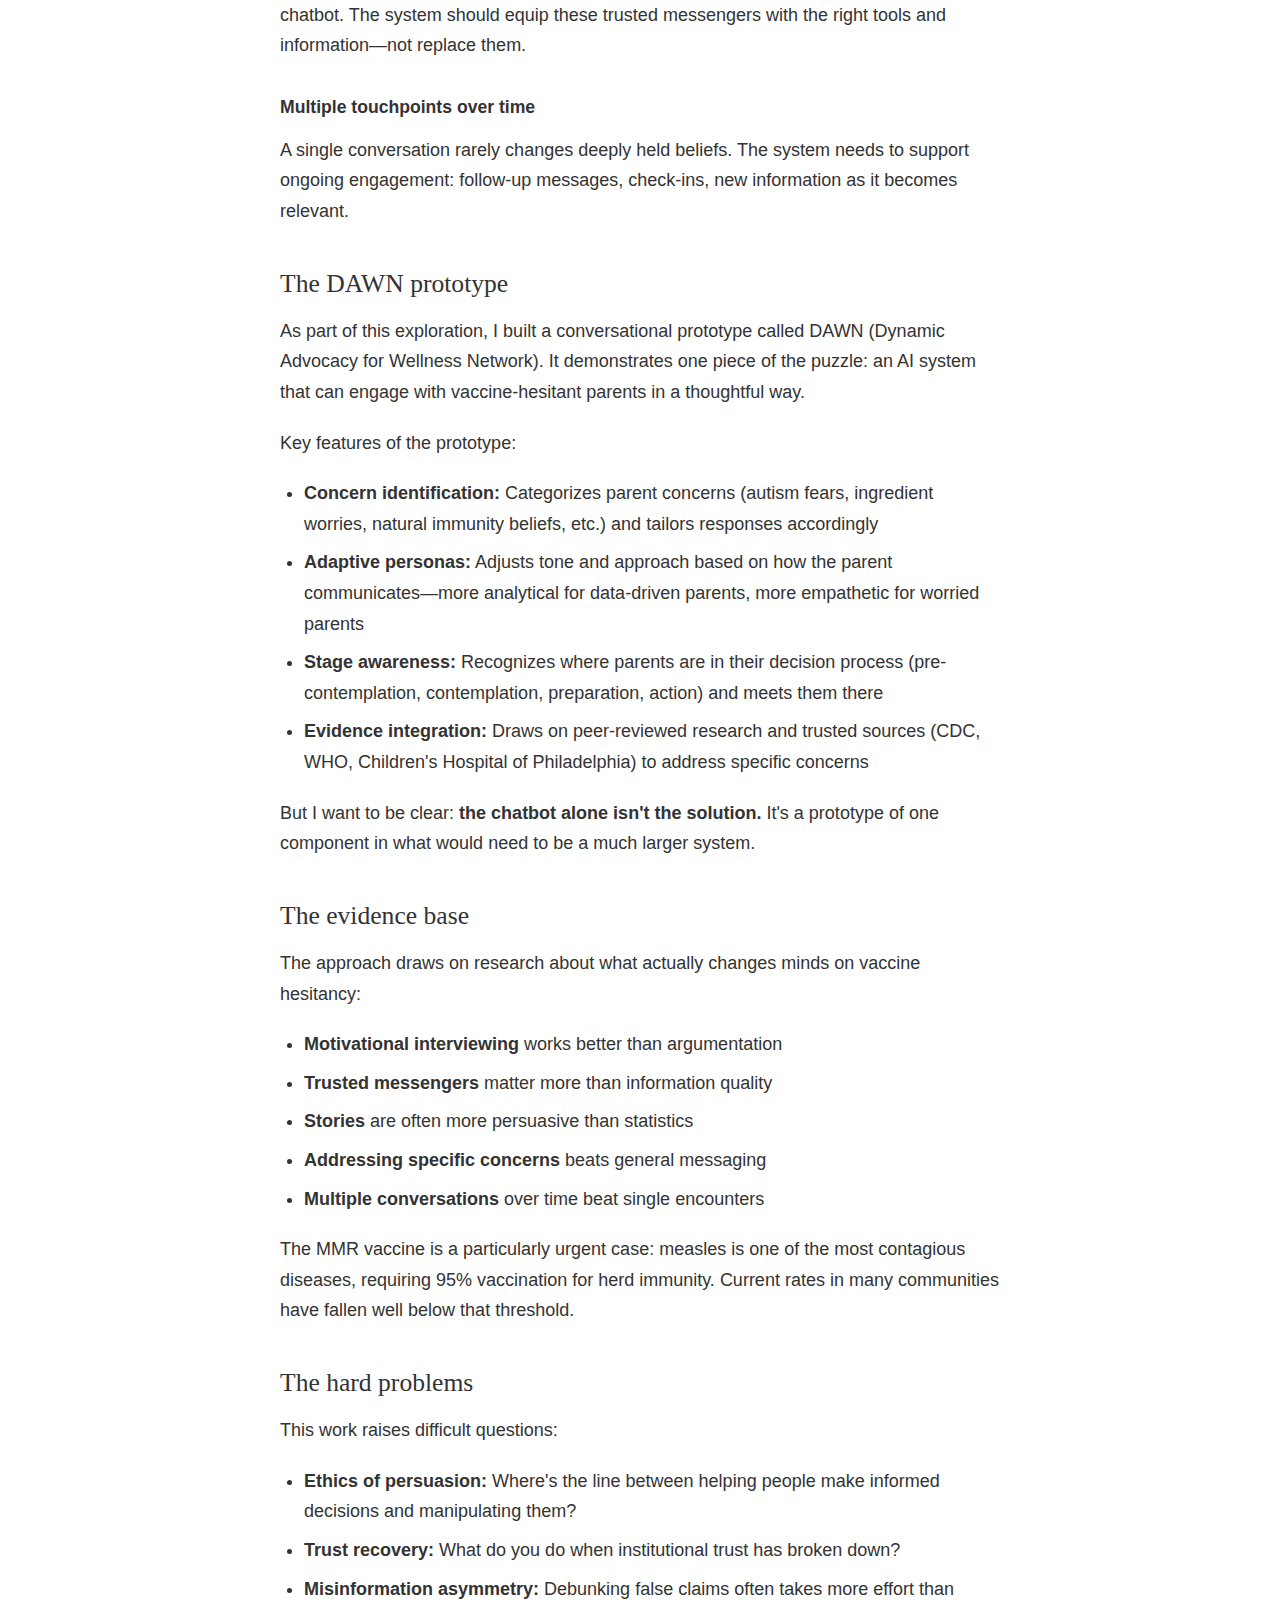
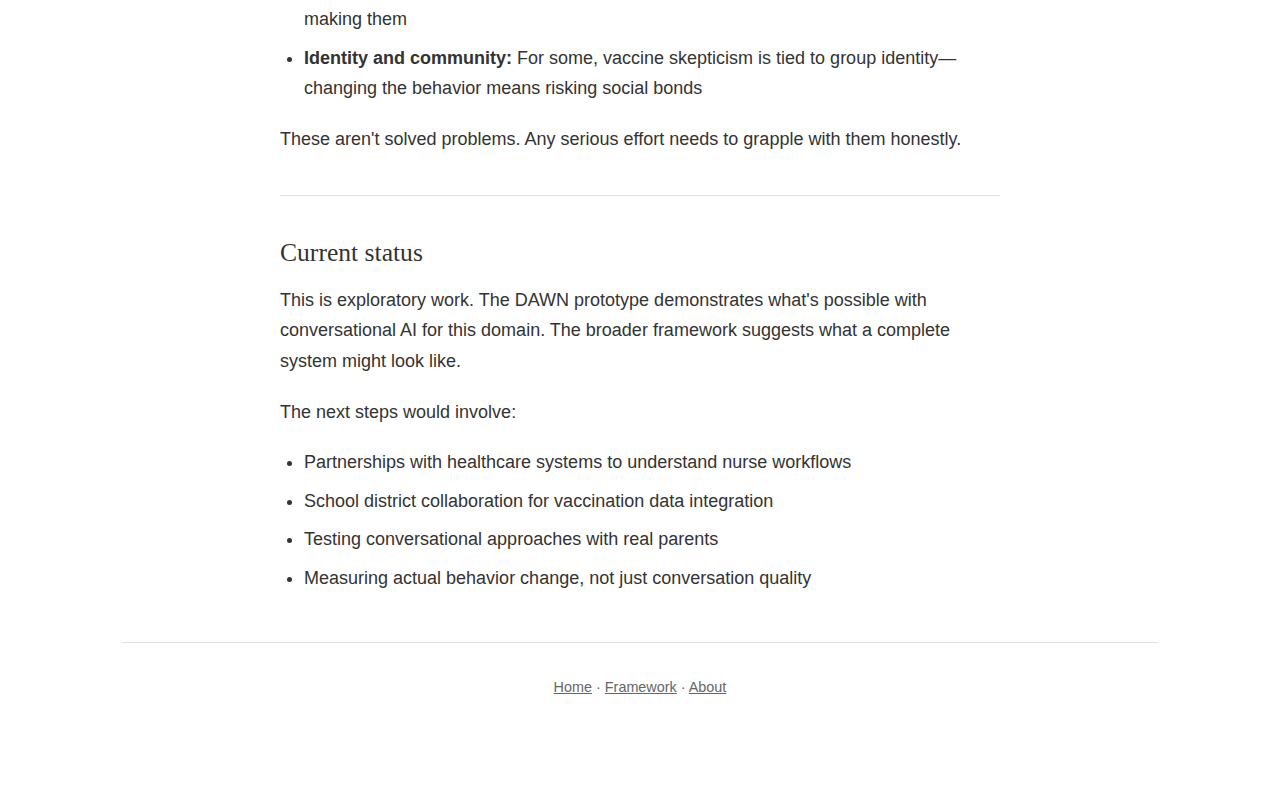
<file: applications/vaccine-hesitancy.html>
<!DOCTYPE html>
<html lang="en">
<head>
  <meta charset="UTF-8">
  <meta name="viewport" content="width=device-width, initial-scale=1.0">
  <title>Addressing Vaccine Hesitancy - Beyond Hate</title>
  <meta name="description" content="A framework for helping parents navigate vaccine decisions through trusted networks, multiple touchpoints, and evidence-based conversations.">
  <link rel="stylesheet" href="../styles.css">
</head>
<body>
  <script src="/components/header.js"></script>

  <main>
    <div class="container">
      <h1>Addressing Vaccine Hesitancy</h1>
      <p class="subtitle">Beyond the chatbot. Toward trusted networks.</p>

      <!-- Demo section - outside content constraint for more width -->
      <div class="dawn-demo-section">
        <div class="contrast">
          <p><strong>Try the DAWN prototype:</strong> DAWN helps kindergartens reach 95% MMR vaccination&mdash;the threshold for herd immunity against measles. It engages hesitant parents with empathy and evidence.</p>
          <button id="dawn-start-btn" onclick="showIntakeForm()">Start Demo</button>
        </div>

        <!-- Intake Form (hidden initially) -->
        <div id="dawn-intake" class="dawn-panel" style="display: none;">
          <h3>Help DAWN understand your situation</h3>
          <p class="dawn-subtitle">This helps personalize the conversation to your specific concerns.</p>

          <div class="dawn-form-group">
            <label>How do you feel about vaccinating your child?</label>
            <select id="dawn-stage">
              <option value="contemplation">I'm considering but have concerns</option>
              <option value="pre_contemplation">I'm opposed to vaccines</option>
              <option value="preparation">I'm planning to vaccinate soon</option>
            </select>
          </div>

          <div class="dawn-form-group">
            <label>How much do you trust medical institutions?</label>
            <select id="dawn-trust">
              <option value="moderate">Somewhat trust them</option>
              <option value="high">I trust them</option>
              <option value="low">I don't trust them much</option>
            </select>
          </div>

          <div class="dawn-form-group">
            <label>What concerns do you have? (Select all that apply)</label>
            <div class="dawn-concerns">
              <label><input type="checkbox" value="autism_fear"> Autism concerns</label>
              <label><input type="checkbox" value="side_effects"> Side effects</label>
              <label><input type="checkbox" value="too_many_vaccines"> Too many vaccines</label>
              <label><input type="checkbox" value="natural_immunity"> Natural immunity</label>
              <label><input type="checkbox" value="distrust_institutions"> Don't trust institutions</label>
              <label><input type="checkbox" value="ingredient_fears"> Vaccine ingredients</label>
            </div>
          </div>

          <button id="dawn-begin-chat" onclick="startChat()">Start Conversation</button>
        </div>

        <!-- Chat Area (hidden initially) -->
        <div id="dawn-chat" class="dawn-panel" style="display: none;">
          <div id="dawn-messages"></div>
          <div id="dawn-input-area">
            <input type="text" id="dawn-input" placeholder="Share your thoughts..." />
            <button id="dawn-send">Send</button>
          </div>
          <p id="dawn-status"></p>
        </div>
      </div>

      <div class="content">
        <p>Measles cases are rising. Vaccination rates are falling. And the gap between public health messaging and parental concerns keeps growing.</p>

        <p>The typical response is more information: fact sheets, debunking articles, CDC statistics. But information alone doesn't change minds&mdash;especially when trust has eroded.</p>

        <h2>What we learned</h2>

        <p>I've been exploring how the <a href="/framework/">behavioral science framework</a> might apply to vaccine hesitancy, specifically for MMR (measles, mumps, rubella) vaccination.</p>

        <p>The core insight from this work: <strong>a chatbot isn't enough.</strong></p>

        <p>Damon Centola's research on complex contagion predicts exactly this. Behavior change requires multiple reinforcing interactions from trusted sources. A single AI conversation&mdash;no matter how sophisticated&mdash;can't provide that.</p>

        <h2>What's actually needed</h2>

        <p>A complete system would need to include:</p>

        <h3>Different interfaces for different stakeholders</h3>
        <ul>
          <li><strong>For parents:</strong> Conversational tools that meet them where they are&mdash;addressing their specific concerns, providing evidence in accessible language</li>
          <li><strong>For nurses:</strong> Dashboards showing which families are hesitant, suggested talking points, conversation tracking</li>
          <li><strong>For school administrators:</strong> Vaccination rate data by school, progress toward herd immunity targets, notification tools</li>
        </ul>

        <h3>Visible community data</h3>
        <p>Parents respond to what others in their community are doing. A visualization showing "87% of families at your child's school have vaccinated&mdash;here's what it would take to reach 95%" creates social proof and shared purpose.</p>

        <h3>Trusted messenger activation</h3>
        <p>The pediatric nurse who's known the family for years has more credibility than any chatbot. The system should equip these trusted messengers with the right tools and information&mdash;not replace them.</p>

        <h3>Multiple touchpoints over time</h3>
        <p>A single conversation rarely changes deeply held beliefs. The system needs to support ongoing engagement: follow-up messages, check-ins, new information as it becomes relevant.</p>

        <h2>The DAWN prototype</h2>

        <p>As part of this exploration, I built a conversational prototype called DAWN (Dynamic Advocacy for Wellness Network). It demonstrates one piece of the puzzle: an AI system that can engage with vaccine-hesitant parents in a thoughtful way.</p>

        <p>Key features of the prototype:</p>

        <ul>
          <li><strong>Concern identification:</strong> Categorizes parent concerns (autism fears, ingredient worries, natural immunity beliefs, etc.) and tailors responses accordingly</li>
          <li><strong>Adaptive personas:</strong> Adjusts tone and approach based on how the parent communicates&mdash;more analytical for data-driven parents, more empathetic for worried parents</li>
          <li><strong>Stage awareness:</strong> Recognizes where parents are in their decision process (pre-contemplation, contemplation, preparation, action) and meets them there</li>
          <li><strong>Evidence integration:</strong> Draws on peer-reviewed research and trusted sources (CDC, WHO, Children's Hospital of Philadelphia) to address specific concerns</li>
        </ul>

        <p>But I want to be clear: <strong>the chatbot alone isn't the solution.</strong> It's a prototype of one component in what would need to be a much larger system.</p>

        <h2>The evidence base</h2>

        <p>The approach draws on research about what actually changes minds on vaccine hesitancy:</p>

        <ul>
          <li><strong>Motivational interviewing</strong> works better than argumentation</li>
          <li><strong>Trusted messengers</strong> matter more than information quality</li>
          <li><strong>Stories</strong> are often more persuasive than statistics</li>
          <li><strong>Addressing specific concerns</strong> beats general messaging</li>
          <li><strong>Multiple conversations</strong> over time beat single encounters</li>
        </ul>

        <p>The MMR vaccine is a particularly urgent case: measles is one of the most contagious diseases, requiring 95% vaccination for herd immunity. Current rates in many communities have fallen well below that threshold.</p>

        <h2>The hard problems</h2>

        <p>This work raises difficult questions:</p>

        <ul>
          <li><strong>Ethics of persuasion:</strong> Where's the line between helping people make informed decisions and manipulating them?</li>
          <li><strong>Trust recovery:</strong> What do you do when institutional trust has broken down?</li>
          <li><strong>Misinformation asymmetry:</strong> Debunking false claims often takes more effort than making them</li>
          <li><strong>Identity and community:</strong> For some, vaccine skepticism is tied to group identity&mdash;changing the behavior means risking social bonds</li>
        </ul>

        <p>These aren't solved problems. Any serious effort needs to grapple with them honestly.</p>

        <hr>

        <h2>Current status</h2>

        <p>This is exploratory work. The DAWN prototype demonstrates what's possible with conversational AI for this domain. The broader framework suggests what a complete system might look like.</p>

        <p>The next steps would involve:</p>
        <ul>
          <li>Partnerships with healthcare systems to understand nurse workflows</li>
          <li>School district collaboration for vaccination data integration</li>
          <li>Testing conversational approaches with real parents</li>
          <li>Measuring actual behavior change, not just conversation quality</li>
        </ul>
      </div>

      <footer>
        <p><a href="/">Home</a> &middot; <a href="/framework/">Framework</a> &middot; <a href="/about.html">About</a></p>
      </footer>
    </div>
  </main>
<style>
  #dawn-start-btn, #dawn-begin-chat {
    padding: 0.6rem 1.2rem;
    background: var(--accent-green);
    color: white;
    border: none;
    border-radius: 4px;
    cursor: pointer;
    font-size: 1rem;
    margin-top: 0.75rem;
  }
  #dawn-start-btn:hover, #dawn-begin-chat:hover {
    opacity: 0.9;
  }
  .dawn-demo-section {
    max-width: 900px;
    margin: 0 auto 2rem auto;
  }
  .dawn-panel {
    margin-top: 1rem;
    padding: 1.25rem;
    background: #fff;
    border-radius: 4px;
    border: 1px solid var(--border);
  }
  .dawn-panel h3 {
    margin-top: 0;
    margin-bottom: 0.5rem;
  }
  .dawn-subtitle {
    color: var(--text-light);
    font-size: 0.9rem;
    margin-bottom: 1rem;
  }
  .dawn-form-group {
    margin-bottom: 1rem;
  }
  .dawn-form-group label {
    display: block;
    margin-bottom: 0.4rem;
    font-weight: 500;
  }
  .dawn-form-group select {
    width: 100%;
    padding: 0.5rem;
    border: 1px solid var(--border);
    border-radius: 4px;
    font-size: 1rem;
  }
  .dawn-concerns {
    display: grid;
    grid-template-columns: repeat(auto-fit, minmax(180px, 1fr));
    gap: 0.5rem;
    margin-top: 0.5rem;
  }
  .dawn-concerns label {
    display: flex;
    align-items: center;
    gap: 0.4rem;
    font-weight: normal;
    padding: 0.4rem;
    background: var(--bg-gray);
    border-radius: 4px;
    cursor: pointer;
  }
  .dawn-concerns label:hover {
    background: #e8e8e8;
  }
  #dawn-messages {
    max-height: 60vh;
    overflow-y: auto;
    margin-bottom: 1rem;
  }
  .dawn-message {
    margin-bottom: 0.75rem;
    padding: 0.8rem 1rem;
    border-radius: 8px;
    line-height: 1.6;
  }
  .dawn-message.user {
    background: var(--header-blue);
    color: white;
    margin-left: 25%;
    text-align: right;
  }
  .dawn-message.assistant {
    background: var(--bg-gray);
    border-left: 3px solid var(--accent-green);
  }
  #dawn-input-area {
    display: flex;
    gap: 0.5rem;
  }
  #dawn-input {
    flex: 1;
    padding: 0.6rem 0.9rem;
    border: 1px solid var(--border);
    border-radius: 4px;
    font-size: 1rem;
  }
  #dawn-send {
    padding: 0.6rem 1.2rem;
    background: var(--accent-green);
    color: white;
    border: none;
    border-radius: 4px;
    cursor: pointer;
    font-size: 1rem;
  }
  #dawn-send:hover {
    opacity: 0.9;
  }
  #dawn-send:disabled {
    opacity: 0.5;
    cursor: not-allowed;
  }
  #dawn-status {
    font-size: 0.85rem;
    color: var(--text-light);
    margin-top: 0.5rem;
    margin-bottom: 0;
  }
</style>

<script>
const API_URL = 'https://beyondhate-api.mknapp.workers.dev/';
let conversationHistory = [];
let parentProfile = {};

function showIntakeForm() {
  document.getElementById('dawn-start-btn').style.display = 'none';
  document.getElementById('dawn-intake').style.display = 'block';
}

function startChat() {
  // Collect profile data
  const stage = document.getElementById('dawn-stage').value;
  const trustLevel = document.getElementById('dawn-trust').value;
  const concernCheckboxes = document.querySelectorAll('.dawn-concerns input:checked');
  const concerns = Array.from(concernCheckboxes).map(cb => cb.value);

  if (concerns.length === 0) {
    alert('Please select at least one concern.');
    return;
  }

  parentProfile = { stage, trustLevel, concerns };

  // Hide intake, show chat
  document.getElementById('dawn-intake').style.display = 'none';
  document.getElementById('dawn-chat').style.display = 'block';

  // Add welcome message based on profile
  const messagesEl = document.getElementById('dawn-messages');
  const welcomeMsg = "Hi, I'm DAWN. I understand you're a parent at a kindergarten working toward the 95% vaccination threshold to protect all children from measles. I'm here to have an honest conversation about any concerns you have about the MMR vaccine. What's on your mind?";
  addMessage(welcomeMsg, 'assistant');
  conversationHistory.push({ role: 'assistant', content: welcomeMsg });

  document.getElementById('dawn-input').focus();
}

function addMessage(content, role) {
  const messagesEl = document.getElementById('dawn-messages');
  const div = document.createElement('div');
  div.className = `dawn-message ${role}`;
  div.textContent = content;
  messagesEl.appendChild(div);
  messagesEl.scrollTop = messagesEl.scrollHeight;
}

async function sendMessage() {
  const inputEl = document.getElementById('dawn-input');
  const sendBtn = document.getElementById('dawn-send');
  const statusEl = document.getElementById('dawn-status');
  const message = inputEl.value.trim();
  if (!message) return;

  addMessage(message, 'user');
  conversationHistory.push({ role: 'user', content: message });
  inputEl.value = '';
  sendBtn.disabled = true;
  statusEl.textContent = 'DAWN is thinking...';

  try {
    const response = await fetch(API_URL, {
      method: 'POST',
      headers: { 'Content-Type': 'application/json' },
      body: JSON.stringify({
        message: message,
        profile: parentProfile,
        conversationHistory: conversationHistory.slice(-6)
      })
    });

    const data = await response.json();

    if (data.error) {
      if (data.error === 'Rate limit reached') {
        statusEl.textContent = data.message;
      } else {
        statusEl.textContent = 'Sorry, something went wrong. Please try again.';
      }
      return;
    }

    addMessage(data.response, 'assistant');
    conversationHistory.push({ role: 'assistant', content: data.response });
    statusEl.textContent = data.messagesRemaining !== undefined
      ? `${data.messagesRemaining} messages remaining in demo`
      : '';
  } catch (err) {
    statusEl.textContent = 'Connection error. Please try again.';
  } finally {
    sendBtn.disabled = false;
    inputEl.focus();
  }
}

document.addEventListener('DOMContentLoaded', function() {
  document.getElementById('dawn-send').addEventListener('click', sendMessage);
  document.getElementById('dawn-input').addEventListener('keypress', (e) => {
    if (e.key === 'Enter') sendMessage();
  });
});
</script>
</body>
</html>
</file>
<file: styles.css>
/* Beyond Hate - Design System */
/* Consistent with sdoh.org design language */

:root {
  --header-blue: #155eac;  /* rgb(21, 94, 172) from sdoh.org */
  --accent-green: #11a66c;  /* hsla(163.1, 81%, 35%, 1) from sdoh.org */
  --text: #333;
  --text-light: #666;
  --bg-gray: #f5f5f5;
  --white: #fff;
  --border: #e0e0e0;
}

* {
  box-sizing: border-box;
  margin: 0;
  padding: 0;
}

body {
  font-family: -apple-system, BlinkMacSystemFont, 'Segoe UI', Roboto, 'Helvetica Neue', Arial, sans-serif;
  font-size: 18px;
  line-height: 1.7;
  color: var(--text);
  background: var(--white);
}

/* Header */
header {
  background: var(--header-blue);
  padding: 2rem 0;
}

header .container {
  display: flex;
  justify-content: space-between;
  align-items: center;
}

header .site-name {
  font-weight: 600;
  font-size: 1.4rem;
  color: var(--white);
  text-decoration: none;
  letter-spacing: 1px;
  text-transform: uppercase;
}

header .site-name:hover {
  color: var(--white);
  opacity: 0.9;
}

header nav {
  display: flex;
  gap: 2.5rem;
}

header nav a {
  color: var(--white);
  text-decoration: none;
  font-size: 0.95rem;
  font-weight: 400;
}

/* Green accent stripe */
.accent-stripe {
  height: 10px;  /* matches sdoh.org border thickness */
  background: var(--accent-green);
}

/* Layout */
.container {
  max-width: 1100px;
  margin: 0 auto;
  padding: 0 2rem;
}

/* Main content area */
main {
  padding: 3rem 0;
}

main.gray-bg {
  background: var(--bg-gray);
}

/* Section with gray background */
.section-gray {
  background: var(--bg-gray);
  padding: 3rem 0;
  margin: 2rem 0;
}

.section-gray .container {
  max-width: 1100px;
}

/* Typography */
h1 {
  font-family: Georgia, 'Times New Roman', serif;
  font-size: 2.4rem;
  font-weight: 400;
  color: var(--text);
  margin-bottom: 1.5rem;
  line-height: 1.3;
  text-align: center;
}

h2 {
  font-family: Georgia, 'Times New Roman', serif;
  font-size: 1.6rem;
  font-weight: 400;
  color: var(--text);
  margin: 2.5rem 0 1rem 0;
  line-height: 1.3;
}

h3 {
  font-size: 1.1rem;
  font-weight: 600;
  color: var(--text);
  margin: 2rem 0 0.75rem 0;
}

p {
  margin: 0 0 1.25rem 0;
}

/* Subtitle / tagline */
.subtitle {
  font-size: 1.2rem;
  color: var(--text-light);
  font-style: italic;
  margin-bottom: 2rem;
  text-align: center;
}

/* Content wrapper for readable width */
.content {
  max-width: 720px;
  margin: 0 auto;
}

/* Horizontal rule */
hr {
  border: none;
  border-top: 1px solid var(--border);
  margin: 2.5rem 0;
}

/* Links */
a {
  color: var(--header-blue);
  text-decoration: underline;
}

a:hover {
  color: var(--accent-green);
}

/* Lists */
ul, ol {
  margin: 0 0 1.25rem 0;
  padding-left: 1.5rem;
}

li {
  margin-bottom: 0.5rem;
}

/* Blockquote */
blockquote {
  margin: 1.5rem 0;
  padding: 0 0 0 1.5rem;
  border-left: 3px solid var(--accent-green);
  color: var(--text);
}

blockquote p {
  margin-bottom: 0.75rem;
}

/* Table */
table {
  width: 100%;
  border-collapse: collapse;
  margin: 1.5rem 0;
  font-size: 0.95rem;
}

th, td {
  padding: 0.75rem;
  text-align: left;
  border-bottom: 1px solid var(--border);
}

th {
  font-weight: 600;
  color: var(--header-blue);
  border-bottom: 2px solid var(--header-blue);
}

/* Cards */
.cards {
  display: grid;
  grid-template-columns: repeat(auto-fit, minmax(280px, 1fr));
  gap: 1.5rem;
  margin: 2rem 0;
}

.card {
  background: var(--white);
  padding: 1.5rem;
  border-radius: 4px;
  border: 1px solid #999;
  box-shadow: 0 2px 4px rgba(0,0,0,0.05);
}

.card h3 {
  margin-top: 0;
  color: var(--header-blue);
}

.card p {
  color: var(--text-light);
  font-size: 0.95rem;
}

/* Contrast box / callout */
.contrast {
  background: var(--bg-gray);
  padding: 1.25rem;
  margin: 1.5rem 0;
  border-radius: 4px;
  border-left: 4px solid var(--accent-green);
}

.contrast p {
  margin-bottom: 0;
}

/* Theory list */
.theory-list {
  list-style: none;
  padding-left: 0;
}

.theory-list li {
  margin-bottom: 1rem;
  padding: 1rem;
  background: var(--white);
  border-radius: 4px;
  border-left: 3px solid var(--accent-green);
}

.theory-list .theory-name {
  font-weight: 600;
  color: var(--header-blue);
}

.theory-list .theory-desc {
  color: var(--text-light);
  font-size: 0.95rem;
  margin-top: 0.25rem;
}

/* Flow diagram */
.flow {
  display: flex;
  flex-wrap: wrap;
  gap: 0.5rem;
  align-items: center;
  justify-content: center;
  margin: 1.5rem 0;
  padding: 1.5rem;
  border: 1px solid #999;
  border-radius: 4px;
}

.flow-step {
  background: var(--header-blue);
  color: var(--white);
  padding: 0.5rem 1rem;
  border-radius: 4px;
  font-size: 0.9rem;
  font-weight: 500;
}

.flow-arrow {
  color: var(--text-light);
}

/* Footer */
footer {
  margin-top: 3rem;
  padding: 2rem 0;
  border-top: 1px solid var(--border);
  font-size: 0.9rem;
  color: var(--text-light);
  text-align: center;
}

footer a {
  color: var(--text-light);
}

footer a:hover {
  color: var(--header-blue);
}

/* Responsive */
@media (max-width: 768px) {
  body {
    font-size: 16px;
  }

  .container {
    padding: 0 1.25rem;
  }

  header .container {
    flex-direction: column;
    gap: 1rem;
    text-align: center;
  }

  header nav {
    gap: 1.5rem;
  }

  h1 {
    font-size: 1.8rem;
  }

  h2 {
    font-size: 1.4rem;
  }

  .cards {
    grid-template-columns: 1fr;
  }

  .flow {
    flex-direction: column;
  }
}
</file>
